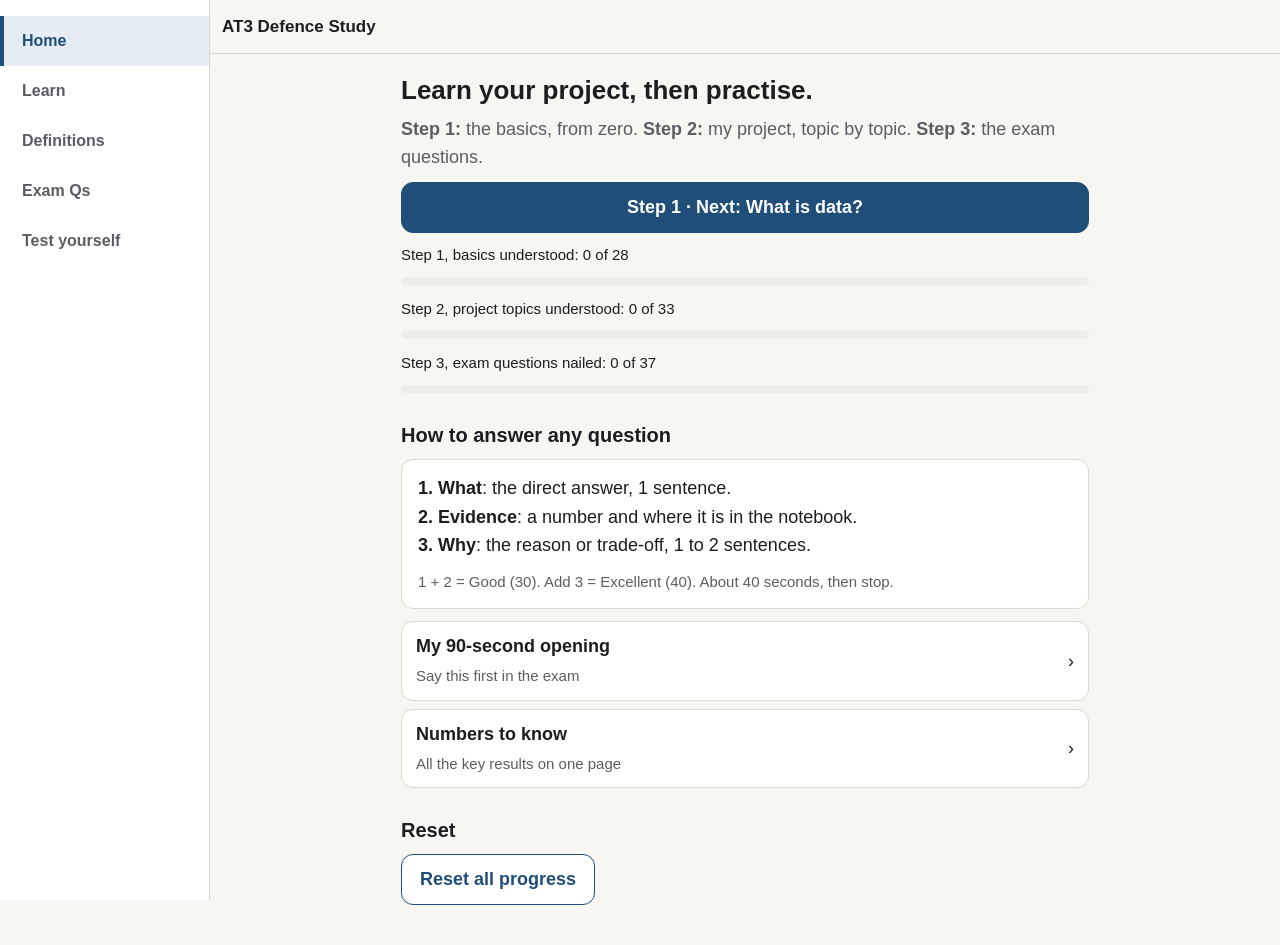
<file: index.html>
<!doctype html>
<html lang="en">
<head>
<meta charset="utf-8">
<meta name="viewport" content="width=device-width, initial-scale=1, viewport-fit=cover">
<title>AT3 Defence Study</title>
<meta name="description" content="Learn your AT3 diabetes project topic by topic, then practise the exam questions.">
<meta name="theme-color" content="#f7f6f2">
<meta name="apple-mobile-web-app-capable" content="yes">
<meta name="mobile-web-app-capable" content="yes">
<meta name="apple-mobile-web-app-status-bar-style" content="default">
<meta name="apple-mobile-web-app-title" content="AT3 Study">
<link rel="apple-touch-icon" href="apple-touch-icon.png">
<link rel="icon" href="icon.svg" type="image/svg+xml">
<link rel="manifest" href="manifest.webmanifest">
<style>
:root {
  --bg: #f7f6f2; --surface: #fff; --soft: #efede7; --text: #1d1d1f; --muted: #5c5c63;
  --line: #dcd9d0; --accent: #1f4e79; --accent-soft: #e5ecf3;
  --right: #3d7556; --right-soft: #e6f0ea; --wrong: #a3443b; --wrong-soft: #f6e6e3;
  --r: 12px; --nav: 60px; color-scheme: light;
}
* { box-sizing: border-box; }
[hidden] { display: none !important; }
body { margin: 0; background: var(--bg); color: var(--text); font: 18px/1.6 -apple-system, BlinkMacSystemFont, "Segoe UI", Roboto, Arial, sans-serif; touch-action: manipulation; -webkit-text-size-adjust: 100%; }
button { font: inherit; color: inherit; touch-action: manipulation; }
a { color: var(--accent); }
:focus-visible { outline: 3px solid var(--accent); outline-offset: 2px; }
main:focus { outline: none; }
code, pre { font-family: ui-monospace, "SF Mono", Menlo, Consolas, monospace; }

header { position: sticky; top: 0; z-index: 5; background: var(--bg); border-bottom: 1px solid var(--line); padding: calc(env(safe-area-inset-top) + 6px) 12px 6px; display: flex; align-items: center; gap: 6px; min-height: 54px; }
header h1 { font-size: 17px; margin: 0; flex: 1; }
.back { min-width: 48px; min-height: 44px; border: 0; background: none; color: var(--accent); font-size: 17px; cursor: pointer; text-align: left; }
main { max-width: 40em; margin: 0 auto; padding: 16px 16px calc(var(--nav) + env(safe-area-inset-bottom) + 30px); }
nav { position: fixed; left: 0; right: 0; bottom: 0; z-index: 9; display: flex; background: var(--surface); border-top: 1px solid var(--line); padding-bottom: env(safe-area-inset-bottom); }
nav a { flex: 1; min-height: var(--nav); display: flex; align-items: center; justify-content: center; text-decoration: none; color: var(--muted); font-size: 13px; font-weight: 600; text-align: center; }
nav a[aria-current] { color: var(--accent); box-shadow: inset 0 3px 0 var(--accent); }
@media (min-width: 900px) {
  nav { top: 0; right: auto; width: 210px; flex-direction: column; border-top: 0; border-right: 1px solid var(--line); padding-top: 16px; }
  nav a { flex: none; justify-content: flex-start; padding: 0 22px; min-height: 50px; font-size: 16px; }
  nav a[aria-current] { box-shadow: inset 4px 0 0 var(--accent); background: var(--accent-soft); }
  header { margin-left: 210px; } main { padding-bottom: 40px; }
  body > main { margin-left: max(226px, calc(210px + (100vw - 210px - 40em) / 2)); }
}

h2 { font-size: 26px; line-height: 1.25; margin: 4px 0 8px; }
h3 { font-size: 20px; margin: 26px 0 8px; }
p { margin: 0 0 10px; }
ul { margin: 0 0 10px; padding-left: 22px; } li { margin-bottom: 6px; }
.muted { color: var(--muted); } .small { font-size: 15px; }
.kicker { font-size: 13px; font-weight: 700; letter-spacing: .05em; text-transform: uppercase; color: var(--accent); }
.card { background: var(--surface); border: 1px solid var(--line); border-radius: var(--r); padding: 14px 16px; margin: 0 0 12px; }
.sec { background: var(--surface); border: 1px solid var(--line); border-radius: var(--r); padding: 12px 16px 4px; margin: 0 0 12px; border-left: 5px solid var(--line); }
.sec .lbl { display: block; font-size: 13px; font-weight: 700; letter-spacing: .05em; text-transform: uppercase; color: var(--muted); margin-bottom: 4px; }
.sec.what { border-left-color: #8a8a91; } .sec.ex { border-left-color: #6b5220; background: #fbf8f0; } .sec.words { border-left-color: #4b4fd1; } .sec.proj { border-left-color: var(--right); }
.pre { background: #f7f1e3; border-radius: var(--r); padding: 10px 14px; margin: 0 0 12px; font-size: 15px; } .sec.why { border-left-color: var(--accent); } .sec.got { border-left-color: var(--right); }
.sec.show { border-left-color: #6b5220; } .sec.say { border-left-color: var(--accent); background: var(--accent-soft); } .sec.rem { border-left-color: #8a6d2f; background: #f7f1e3; }
.example { font-style: italic; color: var(--muted); }
.btn { display: inline-flex; align-items: center; justify-content: center; min-height: 48px; padding: 10px 18px; border-radius: var(--r); border: 1px solid var(--accent); background: var(--accent); color: #fff; font-weight: 600; cursor: pointer; text-decoration: none; text-align: center; }
.btn.light { background: var(--surface); color: var(--accent); }
.btn.right { background: var(--right); border-color: var(--right); } .btn.wrong { background: var(--wrong); border-color: var(--wrong); }
.btn.full { width: 100%; }
.row { display: flex; gap: 8px; margin: 12px 0; } .row > .btn { flex: 1; }
.item { display: flex; align-items: center; gap: 10px; width: 100%; min-height: 54px; padding: 10px 14px; background: var(--surface); border: 1px solid var(--line); border-radius: var(--r); margin-bottom: 8px; text-decoration: none; color: var(--text); }
.item .grow { flex: 1; }
.tag { font-size: 13px; font-weight: 600; padding: 2px 9px; border-radius: 12px; background: var(--soft); color: var(--muted); white-space: nowrap; }
.tag.ok { background: var(--right-soft); color: var(--right); } .tag.again { background: var(--wrong-soft); color: var(--wrong); }
.bar { height: 8px; background: var(--soft); border-radius: 4px; overflow: hidden; margin: 6px 0 12px; }
.bar i { display: block; height: 100%; background: var(--accent); transition: width .4s; }
pre.code { background: #fbfaf7; border: 1px solid var(--line); border-radius: 8px; padding: 10px 12px; overflow-x: auto; font-size: 13.5px; line-height: 1.55; margin: 6px 0 10px; }
details { margin: 4px 0 10px; } summary { cursor: pointer; min-height: 44px; display: flex; align-items: center; color: var(--accent); font-weight: 600; }
.notes li { font-size: 15px; } .notes code { font-size: 13px; background: var(--soft); padding: 1px 4px; border-radius: 4px; }
.q { font-size: 20px; font-weight: 600; line-height: 1.4; }
.timer { font: 600 40px/1 ui-monospace, Menlo, monospace; text-align: center; margin: 6px 0; }
table { width: 100%; border-collapse: collapse; font-size: 15px; } td { border-bottom: 1px solid var(--line); padding: 7px 4px; vertical-align: top; } td:first-child { color: var(--muted); width: 38%; }
.sec.defs { border-left-color: #4b4fd1; } .sec.how { border-left-color: #0f6b6b; } .sec.pc { border-left-color: #8a8a91; }
dl.terms { margin: 0 0 8px; } dl.terms dt { font-weight: 700; margin-top: 8px; } dl.terms dd { margin: 2px 0 0; }
ol.steps { padding-left: 22px; margin: 0 0 10px; }
.pc h4 { margin: 6px 0 2px; font-size: 15px; } .pc .plus { color: var(--right); } .pc .minus { color: var(--wrong); }
input[type=search] { width: 100%; min-height: 48px; padding: 10px 14px; border: 1px solid var(--line); border-radius: var(--r); font: inherit; background: var(--surface); }
@media (prefers-reduced-motion: reduce) { .bar i { transition: none; } }
</style>
</head>
<body>
<header><button class="back" id="back" hidden aria-label="Back">&lsaquo; Back</button><h1 id="title">AT3 Defence Study</h1></header>
<nav id="nav" aria-label="Main">
  <a href="#/" data-tab="home">Home</a>
  <a href="#/topics" data-tab="topics">Learn</a>
  <a href="#/defs" data-tab="defs">Definitions</a>
  <a href="#/exam" data-tab="exam">Exam Qs</a>
  <a href="#/test" data-tab="test">Test yourself</a>
</nav>
<main id="main" tabindex="-1"></main>

<script>var CONTENT = window.CONTENT || (window.CONTENT = {});</script>
<script src="content-basics.js"></script>
<script src="content-topics.js"></script>
<script src="content-practice.js"></script>
<script src="content-code.js"></script>
<script>
(function () {
  'use strict';
  var C = window.CONTENT, BASICS = C.basics || [], BPARTS = C.basicParts || [], TOY = C.toyPeople, PREREQ = C.prereq || {}, TOPICS = C.topics || [], GROUPS = C.groups || [], EXAM = C.practice || [], STORY = C.story, CODE = C.code || [], NUMBERS = C.numbers || [];
  var KEY = 'at3-study-simple-v1', ANSWER_SECONDS = 40, STORY_SECONDS = 90, TEST_ROUND = 10;

  /* ---------- helpers ---------- */
  function $(s, el) { return (el || document).querySelector(s); }
  function $$(s, el) { return Array.prototype.slice.call((el || document).querySelectorAll(s)); }
  function esc(s) { return String(s == null ? '' : s).replace(/&/g, '&amp;').replace(/</g, '&lt;').replace(/>/g, '&gt;').replace(/"/g, '&quot;').replace(/'/g, '&#39;'); }
  function fmt(s) { return esc(s).replace(/\*\*([^*]+)\*\*/g, '<strong>$1</strong>').replace(/`([^`]+)`/g, '<code>$1</code>'); }
  function list(arr) { arr = [].concat(arr || []); return arr.length > 1 ? '<ul>' + arr.map(function (x) { return '<li>' + fmt(x) + '</li>'; }).join('') + '</ul>' : '<p>' + fmt(arr[0] || '') + '</p>'; }
  function sec(cls, label, html) { return '<section class="sec ' + cls + '"><span class="lbl">' + label + '</span>' + html + '</section>'; }
  function byId(arr, id) { for (var i = 0; i < arr.length; i++) if (arr[i].id === id) return arr[i]; return null; }
  function shuffle(a) { a = a.slice(); for (var i = a.length - 1; i > 0; i--) { var j = Math.floor(Math.random() * (i + 1)), t = a[i]; a[i] = a[j]; a[j] = t; } return a; }
  function mmss(ms) { var s = Math.ceil(ms / 1000); return Math.floor(s / 60) + ':' + String(s % 60).padStart(2, '0'); }
  function bar(f) { return '<div class="bar" role="progressbar" aria-valuenow="' + Math.round(f * 100) + '" aria-valuemin="0" aria-valuemax="100"><i style="width:' + (f * 100).toFixed(1) + '%"></i></div>'; }
  function cellsText(c) { return c && c.length ? (c.length > 1 ? 'Cells ' : 'Cell ') + c.join(', ') : ''; }

  /* ---------- saved progress (try/catch so the app still works if storage is blocked) ---------- */
  function fresh() { return { basics: {}, topics: {}, exam: {}, test: {} }; }
  var S = fresh();
  try { var raw = localStorage.getItem(KEY); if (raw) { var p = JSON.parse(raw); for (var k in p) S[k] = p[k]; } } catch (e) { /* storage blocked */ }
  if (!S.basics) S.basics = {};
  function save() { try { localStorage.setItem(KEY, JSON.stringify(S)); } catch (e) { /* storage blocked */ } }

  /* ---------- speech + timer (timer uses timestamps, so it stays right if iOS pauses the page) ---------- */
  var canSpeak = 'speechSynthesis' in window;
  function speak(t) { if (!canSpeak) return; try { speechSynthesis.cancel(); var u = new SpeechSynthesisUtterance(t.replace(/\*\*/g, '')); u.rate = 0.95; speechSynthesis.speak(u); } catch (e) { /* ignore */ } }
  var stops = [];
  function countdown(sec, el, done) {
    var end = Date.now() + sec * 1000, iv;
    function tick() { var left = Math.max(0, end - Date.now()); el.textContent = mmss(left); if (left <= 0) { stop(); done(); } }
    function stop() { clearInterval(iv); document.removeEventListener('visibilitychange', tick); }
    iv = setInterval(tick, 250); document.addEventListener('visibilitychange', tick); tick(); stops.push(stop); return stop;
  }

  /* ---------- pages ---------- */
  var P = {};
  function nextTopic() { for (var i = 0; i < TOPICS.length; i++) if (S.topics[TOPICS[i].id] !== 'ok') return TOPICS[i]; return null; }
  function nextBasic() { for (var i = 0; i < BASICS.length; i++) if (S.basics[BASICS[i].id] !== 'ok') return BASICS[i]; return null; }
  function rich(arr) {
    return [].concat(arr || []).map(function (it) {
      if (typeof it === 'string') return '<p>' + fmt(it) + '</p>';
      if (it.list) return '<ul>' + it.list.map(function (x) { return '<li>' + fmt(x) + '</li>'; }).join('') + '</ul>';
      var tb = it.toy ? TOY : it.table;
      if (tb) return '<table style="margin-bottom:10px"><tr>' + tb.head.map(function (h) { return '<td><strong>' + fmt(h) + '</strong></td>'; }).join('') + '</tr>' + tb.rows.map(function (r) { return '<tr>' + r.map(function (c) { return '<td>' + fmt(c) + '</td>'; }).join('') + '</tr>'; }).join('') + '</table>';
      return '';
    }).join('');
  }

  P.home = function () {
    var done = TOPICS.filter(function (t) { return S.topics[t.id] === 'ok'; }).length, nt = nextTopic(), nb = nextBasic();
    var bdone = BASICS.filter(function (b) { return S.basics[b.id] === 'ok'; }).length;
    var nailed = EXAM.filter(function (q) { return S.exam[q.id] === 'ok'; }).length;
    return { title: 'AT3 Defence Study', html:
      '<h2>Learn your project, then practise.</h2>' +
      '<p class="muted"><strong>Step 1:</strong> the basics, from zero. <strong>Step 2:</strong> my project, topic by topic. <strong>Step 3:</strong> the exam questions.</p>' +
      (nb ? '<a class="btn full" href="#/basic/' + nb.id + '">Step 1 · Next: ' + esc(nb.title) + '</a>' : nt ? '<a class="btn full" href="#/topic/' + nt.id + '">Step 2 · Next: ' + esc(nt.title) + '</a>' : '<a class="btn full" href="#/exam">Step 3 · Practise the exam questions</a>') +
      '<p class="small" style="margin-top:10px">Step 1, basics understood: ' + bdone + ' of ' + BASICS.length + '</p>' + bar(BASICS.length ? bdone / BASICS.length : 0) +
      '<p class="small">Step 2, project topics understood: ' + done + ' of ' + TOPICS.length + '</p>' + bar(TOPICS.length ? done / TOPICS.length : 0) +
      '<p class="small">Step 3, exam questions nailed: ' + nailed + ' of ' + EXAM.length + '</p>' + bar(EXAM.length ? nailed / EXAM.length : 0) +
      '<h3>How to answer any question</h3><div class="card"><p><strong>1. What</strong>: the direct answer, 1 sentence.<br><strong>2. Evidence</strong>: a number and where it is in the notebook.<br><strong>3. Why</strong>: the reason or trade-off, 1 to 2 sentences.</p><p class="small muted" style="margin:0">1 + 2 = Good (30). Add 3 = Excellent (40). About 40 seconds, then stop.</p></div>' +
      '<a class="item" href="#/story"><span class="grow"><strong>My 90-second opening</strong><br><span class="small muted">Say this first in the exam</span></span>&rsaquo;</a>' +
      '<a class="item" href="#/numbers"><span class="grow"><strong>Numbers to know</strong><br><span class="small muted">All the key results on one page</span></span>&rsaquo;</a>' +
      '<h3>Reset</h3><button class="btn light" id="reset">Reset all progress</button>',
      after: function (m) { $('#reset', m).onclick = function () { if (confirm('Reset all progress? This cannot be undone.')) { S = fresh(); save(); render(); } }; } };
  };

  P.topics = function () {
    return { title: 'Learn', html: '<h2>Learn</h2><p class="muted">Start at the top. Step 1 builds the basics one small idea at a time. Step 2 uses them to explain my project.</p>' +
      '<h3 style="font-size:23px">Step 1: The basics</h3>' +
      BPARTS.map(function (g) {
        return '<h3>' + esc(g.title) + '</h3>' + BASICS.filter(function (b) { return b.part === g.id; }).map(function (b) {
          var st = S.basics[b.id];
          return '<a class="item" href="#/basic/' + b.id + '"><span class="tag">' + esc(b.id.slice(1)) + '</span><span class="grow">' + esc(b.title) + '</span>' + (st === 'ok' ? '<span class="tag ok">Understood</span>' : st === 'again' ? '<span class="tag again">Review</span>' : '') + '</a>';
        }).join('');
      }).join('') +
      '<h3 style="font-size:23px;margin-top:36px">Step 2: My project</h3>' +
      GROUPS.map(function (g) {
        return '<h3>' + esc(g.title) + '</h3>' + TOPICS.filter(function (t) { return t.group === g.id; }).map(function (t) {
          var st = S.topics[t.id];
          return '<a class="item" href="#/topic/' + t.id + '"><span class="grow">' + esc(t.title) + '</span>' + (st === 'ok' ? '<span class="tag ok">Understood</span>' : st === 'again' ? '<span class="tag again">Review</span>' : '') + '</a>';
        }).join('');
      }).join('') };
  };

  P.topic = function (id) {
    var i = -1; TOPICS.forEach(function (t, k) { if (t.id === id) i = k; });
    if (i < 0) return P.missing();
    var t = TOPICS[i], prev = TOPICS[i - 1], next = TOPICS[i + 1], sh = t.show || {}, step = sh.code ? byId(CODE, sh.code) : null;
    var code = step ? '<pre class="code" aria-label="Notebook code">' + step.lines.map(function (l) { return esc(l.c); }).join('\n') + '</pre>' +
      '<details><summary>Explain the code line by line</summary><ul class="notes">' + step.lines.filter(function (l) { return l.n; }).map(function (l) { var c = l.c.trim(); return '<li><code>' + esc(c.slice(0, 48)) + (c.length > 48 ? '…' : '') + '</code><br>' + fmt(l.n) + '</li>'; }).join('') + '</ul></details>' : '';
    var checks = (t.check || []).map(function (c, k) {
      return '<div class="card"><p><strong>' + fmt(c.q) + '</strong></p><button class="btn light full" data-reveal="' + k + '">Say it out loud, then tap to check</button><p data-ans="' + k + '" hidden style="margin-top:10px">' + fmt(c.a) + '</p></div>';
    }).join('');
    return { title: t.title, back: '#/topics', html:
      '<div class="kicker">Step 2 · ' + esc((byId(GROUPS, t.group) || {}).title || '') + '</div><h2>' + esc(t.title) + '</h2>' +
      ((PREREQ[t.id] || []).length ? '<div class="pre">Learn first (Step 1): ' + PREREQ[t.id].map(function (bid) { var bb = byId(BASICS, bid); return bb ? '<a href="#/basic/' + bid + '">' + esc(bb.title) + '</a>' + (S.basics[bid] === 'ok' ? ' ✓' : '') : ''; }).join(' · ') + '</div>' : '') +
      sec('what', 'What is it?', list(t.what) + (t.example ? '<p class="example">Example: ' + fmt(t.example) + '</p>' : '')) +
      (t.terms ? sec('defs', 'Key definitions', '<dl class="terms">' + t.terms.map(function (d) { return '<dt>' + fmt(d[0]) + '</dt><dd>' + fmt(d[1]) + '</dd>'; }).join('') + '</dl>') : '') +
      (t.steps ? sec('how', 'How it works', '<ol class="steps">' + t.steps.map(function (x) { return '<li>' + fmt(x) + '</li>'; }).join('') + '</ol>') : '') +
      (t.compare ? sec('how', 'Compare', '<table>' + t.compare.map(function (r, k) { return '<tr>' + r.map(function (c) { return (k ? '<td>' : '<td><strong>') + fmt(c) + (k ? '</td>' : '</strong></td>'); }).join('') + '</tr>'; }).join('') + '</table>') : '') +
      (t.pros || t.cons ? sec('pc', 'Strengths and weaknesses', (t.pros ? '<h4 class="plus">Strengths</h4>' + list(t.pros) : '') + (t.cons ? '<h4 class="minus">Weaknesses</h4>' + list(t.cons) : '')) : '') +
      sec('why', 'Why did I use it?', list(t.why)) +
      sec('got', 'What did I get?', list(t.got)) +
      sec('show', 'Show it in the notebook', (cellsText(sh.cells) ? '<p><strong>' + cellsText(sh.cells) + '</strong></p>' : '') + code + (sh.point ? '<p>Point at: ' + fmt(sh.point) + '</p>' : '')) +
      sec('say', 'Say it in the exam', '<p>' + fmt(t.say) + '</p>' + (canSpeak ? '<p><button class="btn light" id="listen">Listen</button></p>' : '')) +
      sec('rem', 'Remember', '<p><strong>' + fmt(t.remember) + '</strong></p>') +
      '<h3>Check yourself</h3>' + checks +
      '<div class="row"><button class="btn right" data-mark="ok">I understand</button><button class="btn wrong" data-mark="again">Review later</button></div>' +
      '<div class="row">' + (prev ? '<a class="btn light" href="#/topic/' + prev.id + '">&lsaquo; Previous</a>' : '') + (next ? '<a class="btn light" href="#/topic/' + next.id + '">Next &rsaquo;</a>' : '') + '</div>',
      after: function (m) {
        var ls = $('#listen', m); if (ls) ls.onclick = function () { speak(t.say); };
        $$('[data-reveal]', m).forEach(function (b) { b.onclick = function () { $('[data-ans="' + b.dataset.reveal + '"]', m).hidden = false; b.hidden = true; }; });
        $$('[data-mark]', m).forEach(function (b) { b.onclick = function () { S.topics[t.id] = b.dataset.mark; save(); location.hash = b.dataset.mark === 'ok' && next ? '#/topic/' + next.id : '#/topics'; }; });
      } };
  };

  P.basic = function (id) {
    var i = -1; BASICS.forEach(function (b, k) { if (b.id === id) i = k; });
    if (i < 0) return P.missing();
    var b = BASICS[i], prev = BASICS[i - 1], next = BASICS[i + 1], tp = b.project && byId(TOPICS, b.project.topic);
    var checks = (b.check || []).map(function (c, k) {
      return '<div class="card"><p><strong>' + fmt(c.q) + '</strong></p><button class="btn light full" data-reveal="' + k + '">Say it out loud, then tap to check</button><p data-ans="' + k + '" hidden style="margin-top:10px">' + fmt(c.a) + '</p></div>';
    }).join('');
    return { title: 'Basics ' + (i + 1) + ' of ' + BASICS.length, back: '#/topics', html:
      '<div class="kicker">Step 1 · ' + esc((byId(BPARTS, b.part) || {}).title || '') + '</div><h2>' + esc(b.title) + '</h2>' +
      sec('what', 'The idea', rich(b.idea)) +
      sec('ex', 'Example', rich(b.example)) +
      (b.words && b.words.length ? sec('words', 'New words', '<dl class="terms">' + b.words.map(function (w) { return '<dt>' + fmt(w[0]) + '</dt><dd>' + fmt(w[1]) + '</dd>'; }).join('') + '</dl>') : '') +
      (b.project ? sec('proj', 'In my project', '<p>' + fmt(b.project.text) + '</p>' + (tp ? '<p class="small">Later, in Step 2: <a href="#/topic/' + tp.id + '">' + esc(tp.title) + '</a></p>' : '')) : '') +
      '<h3>Check yourself</h3>' + checks +
      '<div class="row"><button class="btn right" data-mark="ok">I understand</button><button class="btn wrong" data-mark="again">Review later</button></div>' +
      '<div class="row">' + (prev ? '<a class="btn light" href="#/basic/' + prev.id + '">&lsaquo; Previous</a>' : '') + (next ? '<a class="btn light" href="#/basic/' + next.id + '">Next &rsaquo;</a>' : '<a class="btn light" href="#/topic/' + TOPICS[0].id + '">Start Step 2 &rsaquo;</a>') + '</div>',
      after: function (m) {
        $$('[data-reveal]', m).forEach(function (x) { x.onclick = function () { $('[data-ans="' + x.dataset.reveal + '"]', m).hidden = false; x.hidden = true; }; });
        $$('[data-mark]', m).forEach(function (x) { x.onclick = function () { S.basics[b.id] = x.dataset.mark; save(); location.hash = x.dataset.mark === 'ok' ? (next ? '#/basic/' + next.id : '#/topic/' + TOPICS[0].id) : '#/topics'; }; });
      } };
  };

  var GROUP_NAMES = { official: 'The 5 official questions', followup: 'Follow-up questions', at2: 'AT2 questions' };
  P.exam = function () {
    return { title: 'Exam questions', html: '<h2>Exam questions</h2><p class="muted">Read the question, answer out loud (about 40 seconds), then check the model answer.</p>' +
      Object.keys(GROUP_NAMES).map(function (g) {
        return '<h3>' + GROUP_NAMES[g] + '</h3>' + EXAM.filter(function (q) { return q.group === g; }).map(function (q) {
          var st = S.exam[q.id];
          return '<a class="item" href="#/q/' + q.id + '"><span class="grow">' + fmt(q.q) + '</span>' + (st === 'ok' ? '<span class="tag ok">Nailed</span>' : st === 'again' ? '<span class="tag again">Practise</span>' : '') + '</a>';
        }).join('');
      }).join('') };
  };

  P.question = function (id) {
    var i = -1; EXAM.forEach(function (q, k) { if (q.id === id) i = k; });
    if (i < 0) return P.missing();
    var q = EXAM[i], next = EXAM[i + 1], sh = q.show || {}, topic = byId(TOPICS, q.topic);
    var where = cellsText(sh.cells) ? '<strong>' + cellsText(sh.cells) + '</strong>' + (sh.text ? ': ' + fmt(sh.text) : '') : (sh.text ? fmt(sh.text) : 'No cell. Answer from memory.');
    return { title: GROUP_NAMES[q.group], back: '#/exam', html:
      '<div class="card"><p class="q" style="margin:0">' + fmt(q.q) + '</p></div>' +
      '<div class="card"><div class="timer" id="tm">' + mmss(ANSWER_SECONDS * 1000) + '</div><button class="btn light full" id="go">Start 40 seconds and answer out loud</button></div>' +
      '<button class="btn full" id="show">Show the model answer</button>' +
      '<div id="ans" hidden style="margin-top:12px">' +
        sec('say', 'Good answer (What + Evidence)', '<p>' + fmt(q.good) + '</p>') +
        sec('why', 'Excellent add-on (Why)', '<p>' + fmt(q.excellent) + '</p>') +
        (q.short ? sec('rem', 'Short version', '<p>' + fmt(q.short) + '</p>') : '') +
        sec('show', 'Point at', '<p>' + where + '</p>') +
        (canSpeak ? '<button class="btn light full" id="listen">Listen to the answer</button>' : '') +
        '<div class="row"><button class="btn right" data-mark="ok">Nailed it</button><button class="btn wrong" data-mark="again">Practise again</button></div>' +
        (topic ? '<p class="small">Learn the topic: <a href="#/topic/' + topic.id + '">' + esc(topic.title) + '</a></p>' : '') +
      '</div>',
      after: function (m) {
        var stop = null;
        $('#go', m).onclick = function (e) { e.target.hidden = true; stop = countdown(ANSWER_SECONDS, $('#tm', m), function () { $('#show', m).click(); }); };
        $('#show', m).onclick = function (e) { if (stop) stop(); e.target.hidden = true; $('#ans', m).hidden = false; };
        var ls = $('#listen', m); if (ls) ls.onclick = function () { speak(q.good + ' ' + q.excellent); };
        $$('[data-mark]', m).forEach(function (b) { b.onclick = function () { S.exam[q.id] = b.dataset.mark; save(); location.hash = next ? '#/q/' + next.id : '#/exam'; }; });
      } };
  };

  /* Test yourself: 10 quick questions from the topics' "Check yourself". Misses come back first. */
  var round = null;
  function allChecks() { var out = []; BASICS.forEach(function (b) { (b.check || []).forEach(function (c, k) { out.push({ id: b.id + ':' + k, topic: b, basic: true, q: c.q, a: c.a }); }); (b.words || []).forEach(function (d) { out.push({ id: b.id + ':def:' + d[0], topic: b, basic: true, q: 'Define: ' + d[0], a: d[1] }); }); }); TOPICS.forEach(function (t) { (t.check || []).forEach(function (c, k) { out.push({ id: t.id + ':' + k, topic: t, q: c.q, a: c.a }); }); (t.terms || []).forEach(function (d) { out.push({ id: t.id + ':def:' + d[0], topic: t, q: 'Define: ' + d[0], a: d[1] }); }); }); return out; }
  P.test = function () {
    if (!round) {
      var all = allChecks();
      var miss = shuffle(all.filter(function (x) { var s = S.test[x.id]; return s && s.miss > s.hit; }));
      var unseen = shuffle(all.filter(function (x) { return !S.test[x.id]; }));
      var rest = shuffle(all.filter(function (x) { return miss.indexOf(x) < 0 && unseen.indexOf(x) < 0; }));
      round = { qs: miss.concat(unseen, rest).slice(0, TEST_ROUND), i: 0, knew: 0, shown: false };
    }
    var r = round;
    if (r.i >= r.qs.length) {
      var missed = r.qs.length - r.knew;
      return { title: 'Test yourself', html: '<h2>' + r.knew + ' of ' + r.qs.length + ' known</h2>' +
        '<div class="card"><p>' + (missed ? 'You missed ' + missed + '. They come back first next time.' : 'No misses this round.') + '</p></div>' +
        '<button class="btn full" id="again">Another 10 questions</button>',
        after: function (m) { $('#again', m).onclick = function () { round = null; render(); }; } };
    }
    var x = r.qs[r.i];
    return { title: 'Test yourself', html:
      '<p class="small muted">Question ' + (r.i + 1) + ' of ' + r.qs.length + ' · ' + esc(x.topic.title) + '</p>' + bar(r.i / r.qs.length) +
      '<div class="card"><p class="q" style="margin:0">' + fmt(x.q) + '</p></div>' +
      (r.shown ? '<div class="card"><p style="margin:0">' + fmt(x.a) + '</p></div><div class="row"><button class="btn wrong" data-k="0">Didn\'t know</button><button class="btn right" data-k="1">Knew it</button></div><p class="small"><a href="#/' + (x.basic ? 'basic/' : 'topic/') + x.topic.id + '">Open the lesson</a></p>'
        : '<button class="btn full" id="flip">Say it out loud, then show the answer</button>'),
      after: function (m) {
        var f = $('#flip', m); if (f) f.onclick = function () { r.shown = true; render(); };
        $$('[data-k]', m).forEach(function (b) { b.onclick = function () {
          var s = S.test[x.id] || { hit: 0, miss: 0 }; if (b.dataset.k === '1') { s.hit++; r.knew++; } else s.miss++;
          S.test[x.id] = s; save(); r.i++; r.shown = false; render(); }; });
      } };
  };

  var hideScript = false;
  P.story = function () {
    var script = STORY ? STORY.blocks.map(function (b) { return '<p>' + fmt(b.text) + '</p>'; }).join('') + '<p><strong>' + fmt(STORY.closing) + '</strong></p>' : '';
    return { title: 'My 90-second opening', back: '#/', html: '<h2>My 90-second opening</h2><p class="muted">Say this first in the exam, scrolling the notebook as you speak.</p>' +
      (hideScript ? '<div class="card muted">Script hidden. Say it from memory, then show it to check.</div>' : '<div class="card">' + script + '</div>') +
      '<div class="row"><button class="btn light" id="hide">' + (hideScript ? 'Show the script' : 'Hide the script') + '</button>' + (canSpeak ? '<button class="btn light" id="listen">Listen</button>' : '') + '</div>' +
      '<div class="card"><div class="timer" id="tm">' + mmss(STORY_SECONDS * 1000) + '</div><button class="btn full" id="go">Start 90 seconds</button></div>' +
      (STORY && STORY.note ? '<p class="small muted">' + fmt(STORY.note) + '</p>' : ''),
      after: function (m) {
        $('#hide', m).onclick = function () { hideScript = !hideScript; render(); };
        var ls = $('#listen', m); if (ls) ls.onclick = function () { speak(STORY.blocks.map(function (b) { return b.text; }).join(' ') + ' ' + STORY.closing); };
        $('#go', m).onclick = function (e) { e.target.hidden = true; countdown(STORY_SECONDS, $('#tm', m), function () { $('#tm', m).textContent = 'Time'; }); };
      } };
  };

  P.numbers = function () {
    return { title: 'Numbers to know', back: '#/', html: '<h2>Numbers to know</h2><p class="muted">In the order of your story. Say them to 3 decimals.</p><div class="card"><table>' +
      NUMBERS.map(function (n) { return '<tr><td>' + esc(n[0]) + '</td><td>' + fmt(n[1]) + '</td></tr>'; }).join('') + '</table></div>' };
  };

  var defQuery = '';
  P.defs = function () {
    var all = [];
    BASICS.forEach(function (b) { (b.words || []).forEach(function (d) { all.push({ term: d[0], def: d[1], topic: b, basic: true }); }); });
    TOPICS.forEach(function (t) { (t.terms || []).forEach(function (d) { all.push({ term: d[0], def: d[1], topic: t }); }); });
    all.sort(function (a, b) { return a.term.toLowerCase() < b.term.toLowerCase() ? -1 : 1; });
    return { title: 'Definitions', html: '<h2>Definitions</h2><p class="muted">Every key term, A to Z. Tap a topic to see it in context.</p>' +
      '<label for="dq" class="small">Search</label><input type="search" id="dq" value="' + esc(defQuery) + '" autocomplete="off" autocapitalize="off" spellcheck="false"><div id="dl" style="margin-top:12px"></div>',
      after: function (m) {
        var inp = $('#dq', m), out = $('#dl', m);
        function draw() {
          var q = inp.value.trim().toLowerCase(); defQuery = inp.value;
          var hits = all.filter(function (x) { return !q || (x.term + ' ' + x.def).toLowerCase().indexOf(q) >= 0; });
          out.innerHTML = '<p class="small muted">' + hits.length + ' terms</p>' + hits.map(function (x) {
            return '<div class="card"><strong>' + fmt(x.term) + '</strong><p style="margin:4px 0">' + fmt(x.def) + '</p><a class="small" href="#/' + (x.basic ? 'basic/' : 'topic/') + x.topic.id + '">' + (x.basic ? 'Basics: ' : '') + esc(x.topic.title) + '</a></div>';
          }).join('');
        }
        inp.oninput = draw; draw();
      } };
  };

  P.missing = function () { return { title: 'Not found', back: '#/', html: '<p>That page does not exist. <a href="#/">Go home</a>.</p>' }; };

  /* ---------- router ---------- */
  var last = null;
  function render() {
    stops.forEach(function (f) { f(); }); stops = [];
    if (canSpeak) try { speechSynthesis.cancel(); } catch (e) { /* ignore */ }
    var h = location.hash.replace(/^#\/?/, ''), parts = h.split('/'), a = parts[0], b = parts[1], tab = 'home', page;
    if (a !== 'test') round = null;   // leaving Test yourself starts a new round next time
    if (!a) page = P.home();
    else if (a === 'topics' || a === 'learn') { page = P.topics(); tab = 'topics'; }
    else if (a === 'topic') { page = P.topic(b); tab = 'topics'; }
    else if (a === 'basic') { page = P.basic(b); tab = 'topics'; }
    else if (a === 'defs') { page = P.defs(); tab = 'defs'; }
    else if (a === 'exam') { page = P.exam(); tab = 'exam'; }
    else if (a === 'q') { page = P.question(b); tab = 'exam'; }
    else if (a === 'test') { page = P.test(); tab = 'test'; }
    else if (a === 'story') page = P.story();
    else if (a === 'numbers') page = P.numbers();
    else page = P.home();   // unknown or old addresses open Home
    document.title = page.title + ' · AT3 Study';
    $('#title').textContent = page.title;
    var back = $('#back'); back.hidden = !page.back; back.onclick = page.back ? function () { location.hash = page.back; } : null;
    var m = $('#main'); m.innerHTML = page.html;
    $$('#nav a').forEach(function (n) { if (n.dataset.tab === tab) n.setAttribute('aria-current', 'page'); else n.removeAttribute('aria-current'); });
    if (h !== last) { window.scrollTo(0, 0); m.focus({ preventScroll: true }); }
    last = h;
    if (page.after) page.after(m);
  }
  window.addEventListener('hashchange', render);
  render();
  if ('serviceWorker' in navigator && /^https?:$/.test(location.protocol)) navigator.serviceWorker.register('sw.js').catch(function () {});
})();
</script>
</body>
</html>
</file>
